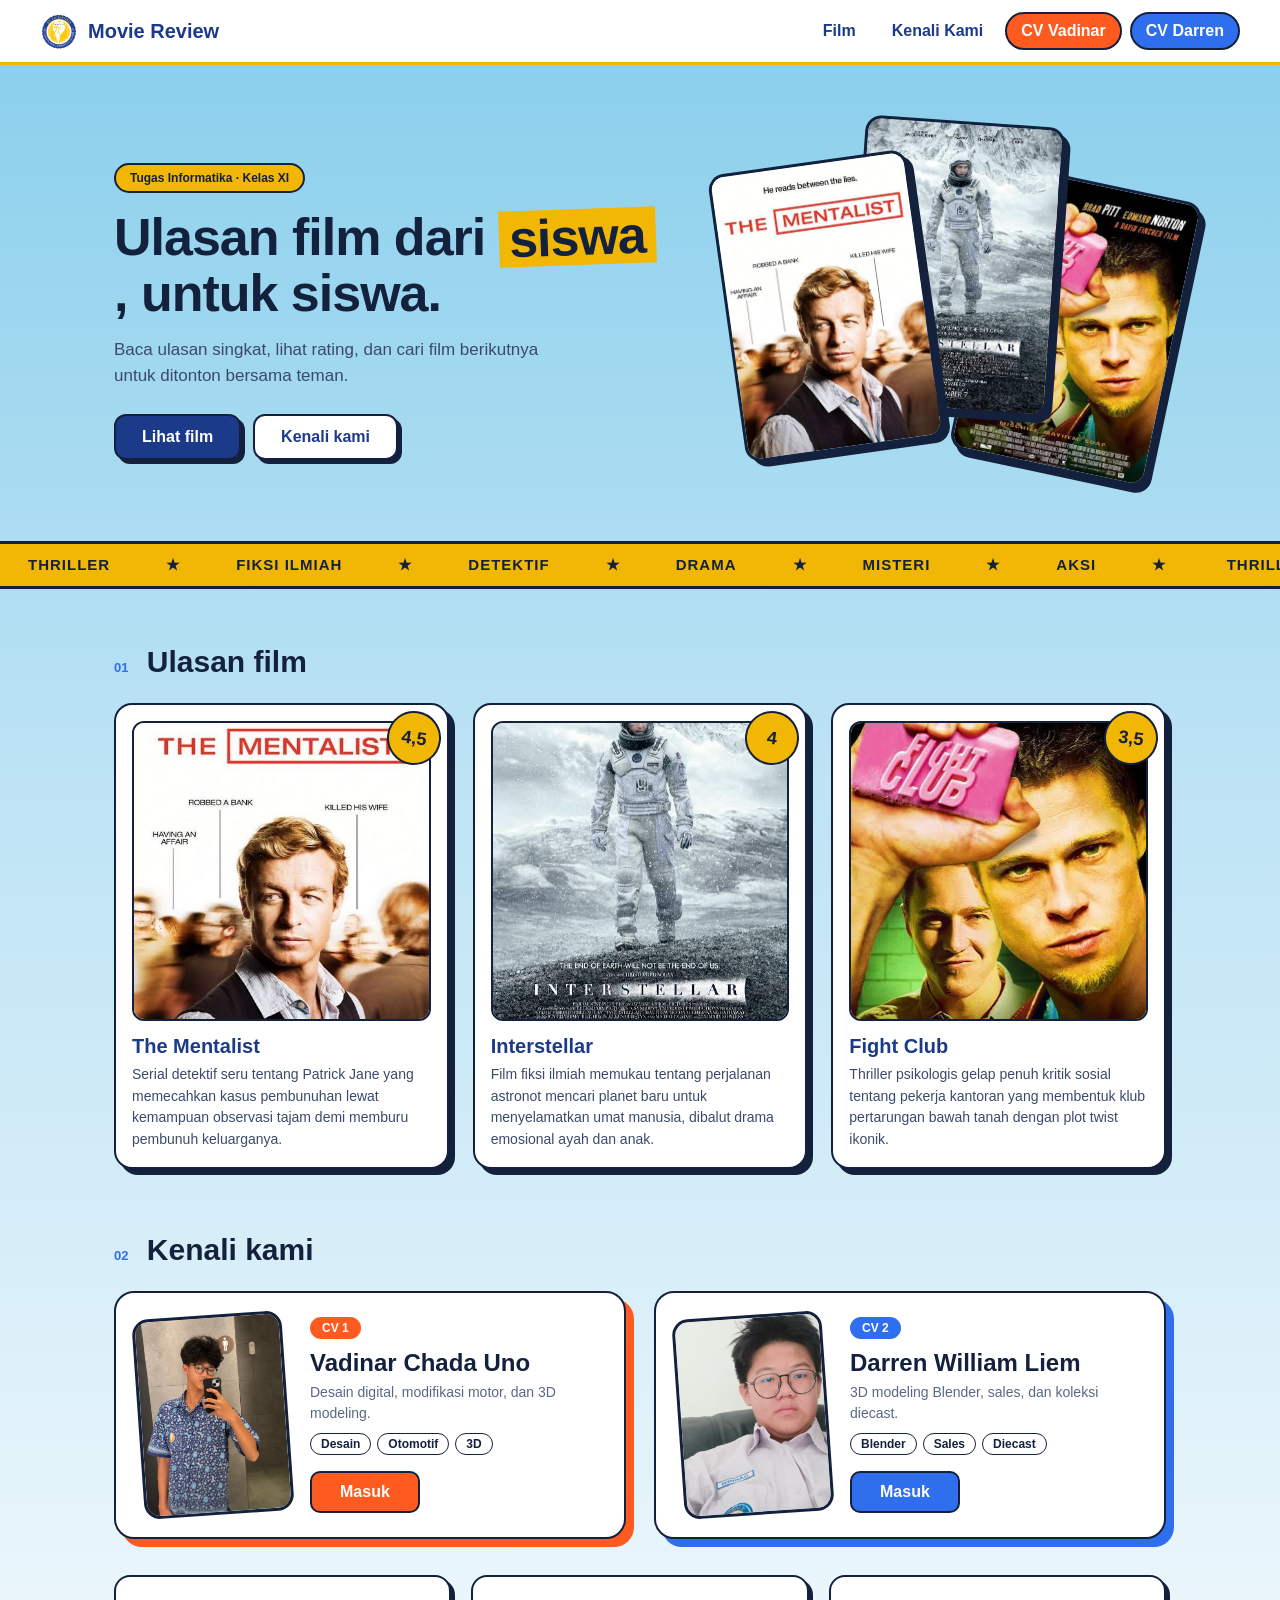
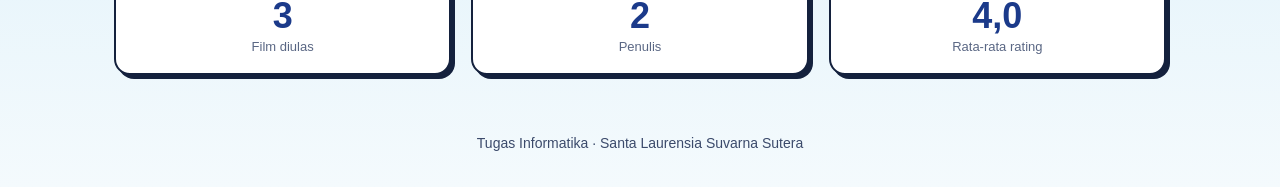
<file: index.html>
<!DOCTYPE html>
<html lang="id">
<head>
<meta charset="UTF-8">
<meta name="viewport" content="width=device-width, initial-scale=1">
<title>Movie Review - Tugas Informatika</title>
<link rel="icon" type="image/png" href="images/logo.png">
<link rel="stylesheet" href="style.css">
</head>
<body>
<header class="darren-vadinar-dv-atas">
  <a href="#" class="darren-vadinar-dv-merek"><img src="images/logo.png" alt="Logo sekolah"><span>Movie Review</span></a>
  <nav>
    <a href="#film">Film</a>
    <a href="#tim">Kenali Kami</a>
    <a href="cv1.html" class="darren-vadinar-dv-nav-cv">CV Vadinar</a>
    <a href="cv2.html" class="darren-vadinar-dv-nav-cv darren-vadinar-dv-biru-bg">CV Darren</a>
  </nav>
</header>

<section class="darren-vadinar-dv-hero">
  <div class="darren-vadinar-dv-hero-teks">
    <span class="darren-vadinar-dv-lencana">Tugas Informatika · Kelas XI</span>
    <h1>Ulasan film dari <span class="darren-vadinar-dv-sorot">siswa</span>, untuk siswa.</h1>
    <p>Baca ulasan singkat, lihat rating, dan cari film berikutnya untuk ditonton bersama teman.</p>
    <div class="darren-vadinar-dv-aksi">
      <a href="#film" class="darren-vadinar-dv-tombol">Lihat film</a>
      <a href="#tim" class="darren-vadinar-dv-tombol darren-vadinar-dv-tombol-putih">Kenali kami</a>
    </div>
  </div>
  <div class="darren-vadinar-dv-kolase">
    <img src="images/film3.jpg" alt="Fight Club" class="darren-vadinar-dv-poster darren-vadinar-dv-p3">
    <img src="images/film2.jpg" alt="Interstellar" class="darren-vadinar-dv-poster darren-vadinar-dv-p2">
    <img src="images/film1.jpg" alt="The Mentalist" class="darren-vadinar-dv-poster darren-vadinar-dv-p1">
  </div>
</section>

<div class="darren-vadinar-dv-pita">
  <div class="darren-vadinar-dv-pita-jalur">
    <span>Thriller</span><span>Fiksi ilmiah</span><span>Detektif</span><span>Drama</span><span>Misteri</span><span>Aksi</span>
    <span>Thriller</span><span>Fiksi ilmiah</span><span>Detektif</span><span>Drama</span><span>Misteri</span><span>Aksi</span>
  </div>
</div>

<main class="darren-vadinar-dv-isi">
  <section id="film">
    <h2 class="darren-vadinar-dv-judul"><small>01</small> Ulasan film</h2>
    <div class="darren-vadinar-dv-grid-film">
      <article class="darren-vadinar-dv-film">
        <div class="darren-vadinar-dv-film-gambar">
          <img src="images/film1.jpg" alt="The Mentalist">
          <span class="darren-vadinar-dv-skor">4,5</span>
        </div>
        <h3>The Mentalist</h3>
        <p>Serial detektif seru tentang Patrick Jane yang memecahkan kasus pembunuhan lewat kemampuan observasi tajam demi memburu pembunuh keluarganya.</p>
      </article>
      <article class="darren-vadinar-dv-film">
        <div class="darren-vadinar-dv-film-gambar">
          <img src="images/film2.jpg" alt="Interstellar">
          <span class="darren-vadinar-dv-skor">4</span>
        </div>
        <h3>Interstellar</h3>
        <p>Film fiksi ilmiah memukau tentang perjalanan astronot mencari planet baru untuk menyelamatkan umat manusia, dibalut drama emosional ayah dan anak.</p>
      </article>
      <article class="darren-vadinar-dv-film">
        <div class="darren-vadinar-dv-film-gambar">
          <img src="images/film3.jpg" alt="Fight Club">
          <span class="darren-vadinar-dv-skor">3,5</span>
        </div>
        <h3>Fight Club</h3>
        <p>Thriller psikologis gelap penuh kritik sosial tentang pekerja kantoran yang membentuk klub pertarungan bawah tanah dengan plot twist ikonik.</p>
      </article>
    </div>
  </section>

  <section id="tim">
    <h2 class="darren-vadinar-dv-judul"><small>02</small> Kenali kami</h2>
    <div class="darren-vadinar-dv-grid-tim">
      <a href="cv1.html" class="darren-vadinar-dv-profil darren-vadinar-dv-oranye">
        <img src="images/foto-vadinar.jpg" alt="Foto Vadinar Chada Uno" class="darren-vadinar-dv-profil-foto">
        <div>
          <span class="darren-vadinar-dv-label">CV 1</span>
          <h3>Vadinar Chada Uno</h3>
          <p>Desain digital, modifikasi motor, dan 3D modeling.</p>
          <span class="darren-vadinar-dv-chip">Desain</span><span class="darren-vadinar-dv-chip">Otomotif</span><span class="darren-vadinar-dv-chip">3D</span>
          <span class="darren-vadinar-dv-masuk">Masuk</span>
        </div>
      </a>
      <a href="cv2.html" class="darren-vadinar-dv-profil darren-vadinar-dv-biru">
        <img src="images/foto-darren.jpg" alt="Foto Darren William Liem" class="darren-vadinar-dv-profil-foto">
        <div>
          <span class="darren-vadinar-dv-label">CV 2</span>
          <h3>Darren William Liem</h3>
          <p>3D modeling Blender, sales, dan koleksi diecast.</p>
          <span class="darren-vadinar-dv-chip">Blender</span><span class="darren-vadinar-dv-chip">Sales</span><span class="darren-vadinar-dv-chip">Diecast</span>
          <span class="darren-vadinar-dv-masuk">Masuk</span>
        </div>
      </a>
    </div>

    <div class="darren-vadinar-dv-statistik">
      <div><strong>3</strong><span>Film diulas</span></div>
      <div><strong>2</strong><span>Penulis</span></div>
      <div><strong>4,0</strong><span>Rata-rata rating</span></div>
    </div>
  </section>
</main>

<footer class="darren-vadinar-dv-kaki">Tugas Informatika · Santa Laurensia Suvarna Sutera</footer>
</body>
</html>
</file>
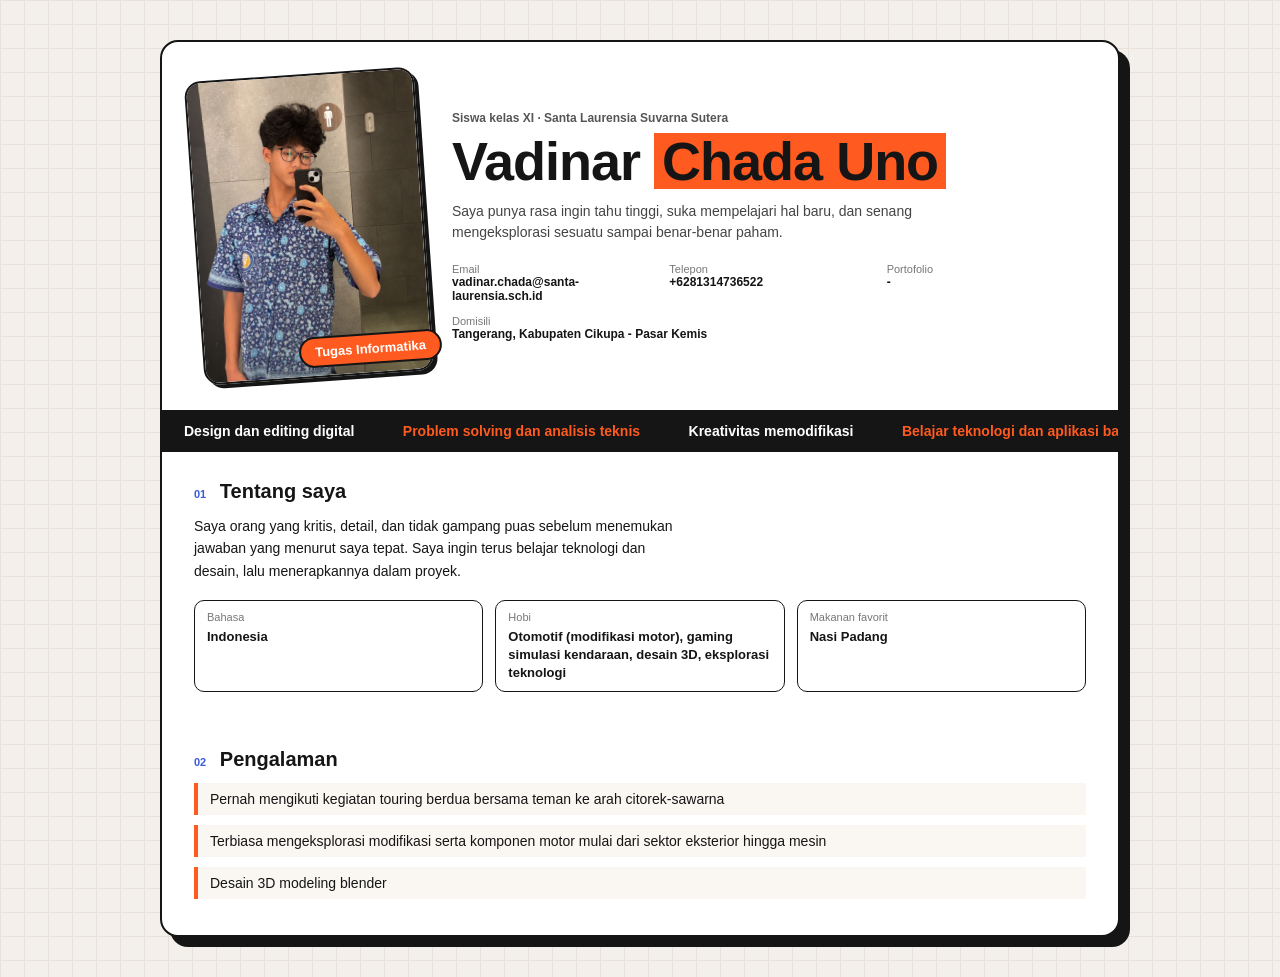
<file: cv1.html>
<!DOCTYPE html>
<html lang="id">
<head>
<meta charset="UTF-8">
<meta name="viewport" content="width=device-width, initial-scale=1">
<title>CV Vadinar Chada Uno - Tugas Informatika</title>
<link rel="icon" type="image/png" href="gambar/logo.png">
<link rel="stylesheet" href="cv1.css">
</head>
<body>
<main class="vadinar-kartu">
  <header class="vadinar-kepala">
    <div class="vadinar-foto-wrap">
      <a href="cv2.html" class="vadinar-foto-link" title="Lihat CV siswa 2">
        <img src="images/foto-vadinar.jpg" alt="Foto Vadinar Chada Uno">
      </a>
      <a href="index.html" class="vadinar-label-tugas">Tugas Informatika</a>
    </div>

    <div class="vadinar-identitas">
      <p class="vadinar-sekolah">Siswa kelas XI · Santa Laurensia Suvarna Sutera</p>
      <h1>Vadinar <span class="vadinar-sorot">Chada Uno</span></h1>
      <p class="vadinar-ringkas">Saya punya rasa ingin tahu tinggi, suka mempelajari hal baru, dan senang mengeksplorasi sesuatu sampai benar-benar paham.</p>

      <dl class="vadinar-kontak">
        <div><dt>Email</dt><dd>vadinar.chada@santa-laurensia.sch.id</dd></div>
        <div><dt>Telepon</dt><dd>+6281314736522</dd></div>
        <div><dt>Portofolio</dt><dd>-</dd></div>
        <div class="vadinar-lebar"><dt>Domisili</dt><dd>Tangerang, Kabupaten Cikupa - Pasar Kemis</dd></div>
      </dl>
    </div>
  </header>

  <div class="vadinar-strip">
    <div class="vadinar-jalur">
      <span>Design dan editing digital</span>
      <span class="vadinar-warna">Problem solving dan analisis teknis</span>
      <span>Kreativitas memodifikasi</span>
      <span class="vadinar-warna">Belajar teknologi dan aplikasi baru</span>
      <span>Design dan editing digital</span>
      <span class="vadinar-warna">Problem solving dan analisis teknis</span>
      <span>Kreativitas memodifikasi</span>
      <span class="vadinar-warna">Belajar teknologi dan aplikasi baru</span>
    </div>
  </div>

  <section class="vadinar-bagian">
    <h2><small>01</small> Tentang saya</h2>
    <p class="vadinar-tentang">Saya orang yang kritis, detail, dan tidak gampang puas sebelum menemukan jawaban yang menurut saya tepat. Saya ingin terus belajar teknologi dan desain, lalu menerapkannya dalam proyek.</p>

    <div class="vadinar-info">
      <div><span>Bahasa</span><strong>Indonesia</strong></div>
      <div><span>Hobi</span><strong>Otomotif (modifikasi motor), gaming simulasi kendaraan, desain 3D, eksplorasi teknologi</strong></div>
      <div><span>Makanan favorit</span><strong>Nasi Padang</strong></div>
    </div>
  </section>

  <section class="vadinar-bagian">
    <h2><small>02</small> Pengalaman</h2>
    <ul class="vadinar-pengalaman">
      <li>Pernah mengikuti kegiatan touring berdua bersama teman ke arah citorek-sawarna</li>
      <li>Terbiasa mengeksplorasi modifikasi serta komponen motor mulai dari sektor eksterior hingga mesin</li>
      <li>Desain 3D modeling blender</li>
    </ul>
  </section>
</main>
</body>
</html>
</file>
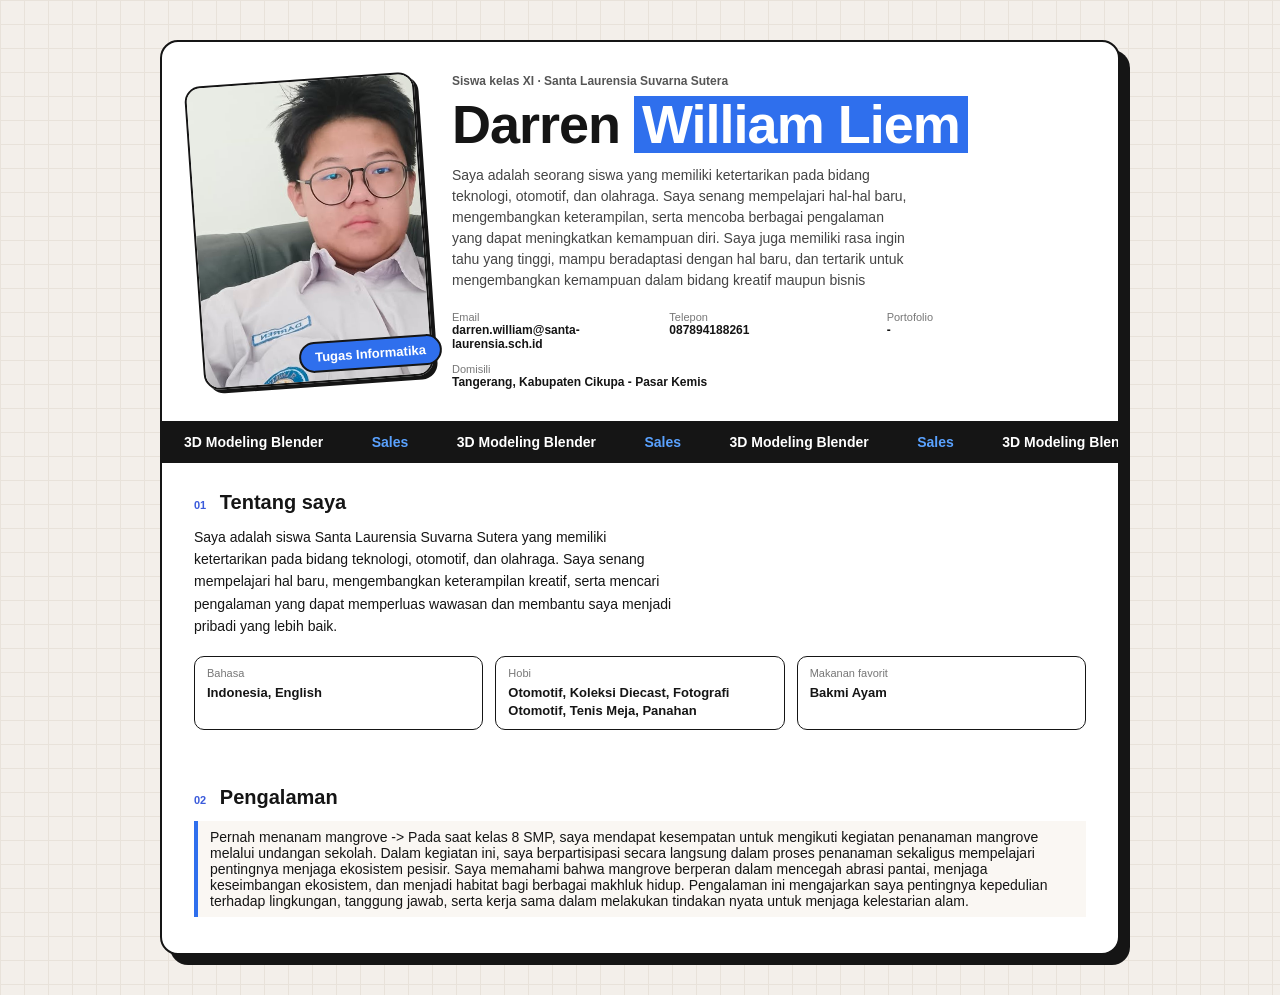
<file: cv2.html>
<!DOCTYPE html>
<html lang="id">
<head>
<meta charset="UTF-8">
<meta name="viewport" content="width=device-width, initial-scale=1">
<title>CV Darren William Liem - Tugas Informatika</title>
<link rel="icon" type="image/png" href="gambar/logo.png">
<link rel="stylesheet" href="cv2.css">
</head>
<body>
<main class="darren-kartu">
  <header class="darren-kepala">
    <div class="foto-wrap">
      <a href="cv1.html" class="darren-foto-link" title="Lihat CV siswa 1">
        <img src="images/foto-darren.jpg" alt="Foto Darren William Liem">
      </a>
      <a href="index.html" class="darren-label-tugas">Tugas Informatika</a>
    </div>

    <div class="darren-identitas">
      <p class="darren-sekolah">Siswa kelas XI · Santa Laurensia Suvarna Sutera</p>
      <h1>Darren <span class="darren-sorot">William Liem</span></h1>
      <p class="darren-ringkas">Saya adalah seorang siswa yang memiliki ketertarikan pada bidang teknologi, otomotif, dan olahraga. Saya senang mempelajari hal-hal baru, mengembangkan keterampilan, serta mencoba berbagai pengalaman yang dapat meningkatkan kemampuan diri. Saya juga memiliki rasa ingin tahu yang tinggi, mampu beradaptasi dengan hal baru, dan tertarik untuk mengembangkan kemampuan dalam bidang kreatif maupun bisnis</p>

      <dl class="darren-kontak">
        <div><dt>Email</dt><dd>darren.william@santa-laurensia.sch.id</dd></div>
        <div><dt>Telepon</dt><dd>087894188261</dd></div>
        <div><dt>Portofolio</dt><dd>-</dd></div>
        <div class="darren-lebar"><dt>Domisili</dt><dd>Tangerang, Kabupaten Cikupa - Pasar Kemis</dd></div>
      </dl>
    </div>
  </header>

  <div class="darren-strip">
    <div class="darren-jalur">
      <span>3D Modeling Blender</span>
      <span class="darren-warna">Sales</span>
      <span>3D Modeling Blender</span>
      <span class="darren-warna">Sales</span>
      <span>3D Modeling Blender</span>
      <span class="darren-warna">Sales</span>
      <span>3D Modeling Blender</span>
      <span class="darren-warna">Sales</span>
      <span>3D Modeling Blender</span>
      <span class="darren-warna">Sales</span>
      <span>3D Modeling Blender</span>
      <span class="darren-warna">Sales</span>
      <span>3D Modeling Blender</span>
      <span class="darren-warna">Sales</span>
      <span>3D Modeling Blender</span>
      <span class="darren-warna">Sales</span>
    </div>
  </div>

  <section class="darren-bagian">
    <h2><small>01</small> Tentang saya</h2>
    <p class="darren-tentang">Saya adalah siswa Santa Laurensia Suvarna Sutera yang memiliki ketertarikan pada bidang teknologi, otomotif, dan olahraga. Saya senang mempelajari hal baru, mengembangkan keterampilan kreatif, serta mencari pengalaman yang dapat memperluas wawasan dan membantu saya menjadi pribadi yang lebih baik.</p>

    <div class="darren-info">
      <div><span>Bahasa</span><strong>Indonesia, English</strong></div>
      <div><span>Hobi</span><strong>Otomotif, Koleksi Diecast, Fotografi Otomotif, Tenis Meja, Panahan </strong></div>
      <div><span>Makanan favorit</span><strong>Bakmi Ayam</strong></div>
    </div>
  </section>

  <section class="darren-bagian">
    <h2><small>02</small> Pengalaman</h2>
    <ul class="darren-pengalaman">
      <li>Pernah menanam mangrove -> Pada saat kelas 8 SMP, saya mendapat kesempatan untuk mengikuti kegiatan penanaman mangrove melalui undangan sekolah. Dalam kegiatan ini, saya berpartisipasi secara langsung dalam proses penanaman sekaligus mempelajari pentingnya menjaga ekosistem pesisir. Saya memahami bahwa mangrove berperan dalam mencegah abrasi pantai, menjaga keseimbangan ekosistem, dan menjadi habitat bagi berbagai makhluk hidup. Pengalaman ini mengajarkan saya pentingnya kepedulian terhadap lingkungan, tanggung jawab, serta kerja sama dalam melakukan tindakan nyata untuk menjaga kelestarian alam.</li>
    </ul>
  </section>
</main>
</body>
</html>
</file>
<file: style.css>
* { box-sizing: border-box; margin: 0; padding: 0; }
html { scroll-behavior: smooth; }

body {
  font-family: "Segoe UI", Arial, sans-serif;
  color: #14213d;
  background: linear-gradient(180deg, #87ceeb 0%, #bfe4f5 45%, #f4fafd 100%);
  min-height: 100vh;
}

.darren-vadinar-dv-atas {
  position: sticky; top: 0; z-index: 10;
  display: flex; justify-content: space-between; align-items: center;
  padding: 12px 40px; background: #ffffff; border-bottom: 3px solid #f2b705;
}
.darren-vadinar-dv-merek { display: flex; align-items: center; gap: 10px; text-decoration: none; color: #1b3a8a; font-weight: 800; font-size: 20px; }
.darren-vadinar-dv-merek img { width: 38px; height: 38px; object-fit: contain; }
.darren-vadinar-dv-atas nav { display: flex; align-items: center; gap: 8px; }
.darren-vadinar-dv-atas nav a { text-decoration: none; color: #1b3a8a; font-weight: 600; padding: 8px 14px; border-radius: 999px; }
.darren-vadinar-dv-atas nav a:hover { background: #eaf3fb; }
.darren-vadinar-dv-atas nav .darren-vadinar-dv-nav-cv { background: #ff5a1f; color: #ffffff; border: 2px solid #14213d; }
.darren-vadinar-dv-atas nav .darren-vadinar-dv-nav-cv:hover { background: #e24a12; }
.darren-vadinar-dv-atas nav .darren-vadinar-dv-biru-bg { background: #2f6fed; }
.darren-vadinar-dv-atas nav .darren-vadinar-dv-biru-bg:hover { background: #1f55c4; }

.darren-vadinar-dv-hero {
  max-width: 1100px; margin: 0 auto; padding: 56px 24px 40px;
  display: grid; grid-template-columns: 1.2fr 1fr; gap: 40px; align-items: center;
}
.darren-vadinar-dv-lencana { display: inline-block; background: #f2b705; color: #14213d; font-weight: 700; font-size: 12px; padding: 6px 14px; border-radius: 999px; border: 2px solid #14213d; }
.darren-vadinar-dv-hero h1 { font-size: 52px; line-height: 1.08; margin: 16px 0; letter-spacing: -1px; color: #14213d; }
.darren-vadinar-dv-sorot { background: #f2b705; padding: 0 10px; display: inline-block; transform: rotate(-2deg); }
.darren-vadinar-dv-hero p { font-size: 17px; color: #3b4a6b; max-width: 460px; line-height: 1.55; }
.darren-vadinar-dv-aksi { display: flex; gap: 12px; margin-top: 24px; flex-wrap: wrap; }
.darren-vadinar-dv-tombol {
  text-decoration: none; background: #1b3a8a; color: #ffffff; font-weight: 700;
  padding: 12px 26px; border-radius: 12px; border: 2px solid #14213d; box-shadow: 4px 4px 0 #14213d;
  transition: transform 0.15s ease, box-shadow 0.15s ease;
}
.darren-vadinar-dv-tombol:hover { transform: translate(-2px, -2px); box-shadow: 6px 6px 0 #14213d; }
.darren-vadinar-dv-tombol-putih { background: #ffffff; color: #1b3a8a; }

.darren-vadinar-dv-kolase { position: relative; height: 380px; }
.darren-vadinar-dv-poster { position: absolute; width: 200px; height: 290px; object-fit: cover; border-radius: 16px; border: 3px solid #14213d; box-shadow: 6px 6px 0 #14213d; background: #dbe7f3; transition: transform 0.25s ease; }
.darren-vadinar-dv-p1 { left: 20px; top: 40px; transform: rotate(-8deg); z-index: 3; }
.darren-vadinar-dv-p2 { left: 150px; top: 0; transform: rotate(4deg); z-index: 2; }
.darren-vadinar-dv-p3 { left: 270px; top: 60px; transform: rotate(12deg); z-index: 1; }
.darren-vadinar-dv-poster:hover { transform: rotate(0deg) scale(1.06); z-index: 5; }

.darren-vadinar-dv-pita { background: #f2b705; border-top: 3px solid #14213d; border-bottom: 3px solid #14213d; overflow: hidden; white-space: nowrap; padding: 12px 0; }
.darren-vadinar-dv-pita-jalur { display: inline-block; animation: geser 30s linear infinite; }
.darren-vadinar-dv-pita-jalur span { display: inline-block; margin: 0 28px; font-weight: 800; font-size: 15px; color: #14213d; text-transform: uppercase; letter-spacing: 1px; }
.darren-vadinar-dv-pita-jalur span::after { content: "★"; margin-left: 56px; }
@keyframes geser { from { transform: translateX(0); } to { transform: translateX(-50%); } }

.darren-vadinar-dv-isi { max-width: 1100px; margin: 0 auto; padding: 56px 24px 24px; }
.darren-vadinar-dv-judul { font-size: 30px; color: #14213d; margin-bottom: 24px; }
.darren-vadinar-dv-judul small { font-size: 13px; color: #2f6fed; margin-right: 10px; }

.darren-vadinar-dv-grid-film { display: grid; grid-template-columns: repeat(3, 1fr); gap: 24px; margin-bottom: 64px; }
.darren-vadinar-dv-film { background: #ffffff; border: 2px solid #14213d; border-radius: 18px; padding: 16px; box-shadow: 6px 6px 0 #14213d; transition: transform 0.2s ease; }
.darren-vadinar-dv-film:hover { transform: translateY(-6px); }
.darren-vadinar-dv-film-gambar { position: relative; margin-bottom: 14px; }
.darren-vadinar-dv-film-gambar img { display: block; width: 100%; height: 300px; object-fit: cover; border-radius: 12px; border: 2px solid #14213d; background: #dbe7f3; }
.darren-vadinar-dv-skor {
  position: absolute; right: -10px; top: -10px; width: 54px; height: 54px; border-radius: 50%;
  display: flex; align-items: center; justify-content: center;
  background: #f2b705; border: 2px solid #14213d; font-weight: 800; font-size: 18px; transform: rotate(8deg);
}
.darren-vadinar-dv-film h3 { font-size: 20px; color: #1b3a8a; margin-bottom: 6px; }
.darren-vadinar-dv-film p { font-size: 14px; line-height: 1.55; color: #3b4a6b; }

.darren-vadinar-dv-grid-tim { display: grid; grid-template-columns: repeat(2, 1fr); gap: 28px; margin-bottom: 36px; }
.darren-vadinar-dv-profil {
  --aksen: #1b3a8a;
  display: flex; gap: 22px; align-items: center; text-decoration: none; color: #14213d;
  background: #ffffff; border: 2px solid #14213d; border-radius: 20px; padding: 22px;
  box-shadow: 8px 8px 0 var(--aksen); transition: transform 0.2s ease, box-shadow 0.2s ease;
}
.darren-vadinar-dv-profil:hover { transform: translate(-3px, -3px); box-shadow: 11px 11px 0 var(--aksen); }
.darren-vadinar-dv-oranye { --aksen: #ff5a1f; }
.darren-vadinar-dv-biru { --aksen: #2f6fed; }
.darren-vadinar-dv-profil-foto { width: 150px; height: 200px; flex-shrink: 0; object-fit: cover; object-position: top; border-radius: 16px; border: 3px solid #14213d; background: #dbe7f3; transform: rotate(-4deg); }
.darren-vadinar-dv-label { display: inline-block; background: var(--aksen); color: #ffffff; font-size: 12px; font-weight: 700; padding: 4px 12px; border-radius: 999px; }
.darren-vadinar-dv-profil h3 { font-size: 24px; margin: 10px 0 6px; line-height: 1.15; }
.darren-vadinar-dv-profil p { font-size: 14px; color: #5a6784; line-height: 1.45; margin-bottom: 10px; }
.darren-vadinar-dv-chip { display: inline-block; font-size: 12px; font-weight: 600; padding: 3px 10px; margin: 0 6px 6px 0; border: 1.5px solid #14213d; border-radius: 999px; }
.darren-vadinar-dv-masuk { display: block; width: fit-content; margin-top: 10px; background: var(--aksen); color: #ffffff; font-weight: 700; padding: 10px 28px; border-radius: 10px; border: 2px solid #14213d; }

.darren-vadinar-dv-statistik { display: grid; grid-template-columns: repeat(3, 1fr); gap: 20px; }
.darren-vadinar-dv-statistik div { background: #ffffff; border: 2px solid #14213d; border-radius: 16px; padding: 18px; text-align: center; box-shadow: 4px 4px 0 #14213d; }
.darren-vadinar-dv-statistik strong { display: block; font-size: 36px; color: #1b3a8a; }
.darren-vadinar-dv-statistik span { font-size: 13px; color: #5a6784; }

.darren-vadinar-dv-kaki { text-align: center; padding: 36px 20px; color: #3b4a6b; font-size: 14px; }

@media (max-width: 900px) {
  .darren-vadinar-dv-hero { grid-template-columns: 1fr; }
  .darren-vadinar-dv-kolase { display: none; }
  .darren-vadinar-dv-hero h1 { font-size: 38px; }
  .darren-vadinar-dv-grid-film, .darren-vadinar-dv-grid-tim, .darren-vadinar-dv-statistik { grid-template-columns: 1fr; }
  .darren-vadinar-dv-atas { padding: 12px 18px; flex-wrap: wrap; gap: 8px; }
  .darren-vadinar-dv-profil { flex-direction: column; align-items: flex-start; }
}
</file>
<file: cv1.css>
* { box-sizing: border-box; margin: 0; padding: 0; }

body {
  font-family: "Segoe UI", Arial, sans-serif;
  color: #151515;
  background-color: #f3efea;
  background-image:
    linear-gradient(#e8e2da 1px, transparent 1px),
    linear-gradient(90deg, #e8e2da 1px, transparent 1px);
  background-size: 24px 24px;
  padding: 40px 20px;
}

.vadinar-kartu {
  max-width: 960px;
  margin: 0 auto;
  background: #ffffff;
  border: 2px solid #151515;
  border-radius: 18px;
  box-shadow: 10px 10px 0 #151515;
  overflow: hidden;
}

.vadinar-kepala { display: flex; gap: 28px; padding: 32px; align-items: center; }

.vadinar-foto-wrap { position: relative; flex-shrink: 0; width: 230px; }
.vadinar-foto-link { display: block; transform: rotate(-4deg); border: 2px solid #151515; border-radius: 16px; overflow: hidden; box-shadow: 4px 4px 0 #151515; }
.vadinar-foto-link img { display: block; width: 100%; height: 300px; object-fit: cover; }
.vadinar-label-tugas {
  position: absolute; right: -18px; bottom: 14px;
  background: #ff5a1f; color: #ffffff;
  border: 2px solid #151515; border-radius: 999px;
  padding: 6px 14px; font-weight: 700; font-size: 13px;
  text-decoration: none; transform: rotate(-4deg);
}
.vadinar-label-tugas:hover { background: #e24a12; }

.vadinar-sekolah { font-size: 12px; font-weight: 600; color: #555555; }
h1 { font-family: "Arial Black", "Segoe UI", sans-serif; font-size: 54px; line-height: 1.05; margin: 8px 0 12px; letter-spacing: -1px; }
h1 span { background: #ff5a1f; color: #151515; padding: 0 8px; display: inline-block; }
.vadinar-ringkas { font-size: 14px; color: #444444; max-width: 460px; line-height: 1.5; }

.vadinar-kontak { display: grid; grid-template-columns: repeat(3, 1fr); gap: 12px 18px; margin-top: 20px; }
.vadinar-kontak dt { font-size: 11px; color: #777777; }
.vadinar-kontak dd { font-size: 12px; font-weight: 700; word-break: break-word; }
.vadinar-kontak div:last-child { grid-column: 1 / -1; }

.vadinar-strip { background: #151515; overflow: hidden; white-space: nowrap; padding: 12px 0; }
.vadinar-jalur { display: inline-block; animation: geser 28s linear infinite; }
.vadinar-jalur span { display: inline-block; margin: 0 22px; font-weight: 800; font-size: 14px; color: #ffffff; }
.vadinar-jalur span:nth-child(even) { color: #ff5a1f; }
@keyframes geser { from { transform: translateX(0); } to { transform: translateX(-50%); } }

.vadinar-bagian { padding: 28px 32px 8px; }
.vadinar-bagian h2 { font-size: 20px; margin-bottom: 12px; }
.vadinar-bagian h2 small { font-size: 11px; color: #3b5bdb; margin-right: 8px; }
.vadinar-tentang { font-size: 14px; line-height: 1.6; max-width: 480px; margin-bottom: 18px; }

.vadinar-info { display: grid; grid-template-columns: repeat(3, 1fr); gap: 12px; margin-bottom: 20px; }
.vadinar-info div { border: 1.5px solid #151515; border-radius: 10px; padding: 10px 12px; }
.vadinar-info span { display: block; font-size: 11px; color: #777777; margin-bottom: 4px; }
.vadinar-info strong { font-size: 13px; }

.vadinar-pengalaman { list-style: none; display: grid; gap: 10px; padding-bottom: 28px; }
.vadinar-pengalaman li { border-left: 4px solid #ff5a1f; padding: 8px 12px; background: #faf7f3; font-size: 14px; }

@media (max-width: 720px) {
  .vadinar-kepala { flex-direction: column; align-items: flex-start; }
  .vadinar-kontak, .vadinar-info { grid-template-columns: 1fr; }
  h1 { font-size: 38px; }
}
</file>
<file: cv2.css>
* { box-sizing: border-box; margin: 0; padding: 0; }

body {
  font-family: "Segoe UI", Arial, sans-serif;
  color: #151515;
  background-color: #f3efea;
  background-image:
    linear-gradient(#e8e2da 1px, transparent 1px),
    linear-gradient(90deg, #e8e2da 1px, transparent 1px);
  background-size: 24px 24px;
  padding: 40px 20px;
}

.darren-kartu {
  max-width: 960px;
  margin: 0 auto;
  background: #ffffff;
  border: 2px solid #151515;
  border-radius: 18px;
  box-shadow: 10px 10px 0 #151515;
  overflow: hidden;
}

.darren-kepala { display: flex; gap: 28px; padding: 32px; align-items: center; }

.darren-kepala > :first-child { position: relative; flex-shrink: 0; width: 230px; }
.darren-kepala > :first-child > a:first-child { display: block; transform: rotate(-4deg); border: 2px solid #151515; border-radius: 16px; overflow: hidden; box-shadow: 4px 4px 0 #151515; }
.darren-kepala > :first-child img { display: block; width: 100%; height: 300px; object-fit: cover; }
.darren-kepala > :first-child > a:last-child {
  position: absolute; right: -18px; bottom: 14px;
  background: #2f6fed; color: #ffffff;
  border: 2px solid #151515; border-radius: 999px;
  padding: 6px 14px; font-weight: 700; font-size: 13px;
  text-decoration: none; transform: rotate(-4deg);
}
.darren-kepala > :first-child > a:last-child:hover { background: #1f55c4; }

.darren-sekolah { font-size: 12px; font-weight: 600; color: #555555; }
h1 { font-family: "Arial Black", "Segoe UI", sans-serif; font-size: 54px; line-height: 1.05; margin: 8px 0 12px; letter-spacing: -1px; }
h1 span { background: #2f6fed; color: #ffffff; padding: 0 8px; display: inline-block; }
.darren-ringkas { font-size: 14px; color: #444444; max-width: 460px; line-height: 1.5; }

.darren-kontak { display: grid; grid-template-columns: repeat(3, 1fr); gap: 12px 18px; margin-top: 20px; }
.darren-kontak dt { font-size: 11px; color: #777777; }
.darren-kontak dd { font-size: 12px; font-weight: 700; word-break: break-word; }
.darren-kontak div:last-child { grid-column: 1 / -1; }

.darren-strip { background: #151515; overflow: hidden; white-space: nowrap; padding: 12px 0; }
.darren-jalur { display: inline-block; animation: geser 28s linear infinite; }
.darren-jalur span { display: inline-block; margin: 0 22px; font-weight: 800; font-size: 14px; color: #ffffff; }
.darren-jalur span:nth-child(even) { color: #5aa2ff; }
@keyframes geser { from { transform: translateX(0); } to { transform: translateX(-50%); } }

.darren-bagian { padding: 28px 32px 8px; }
.darren-bagian h2 { font-size: 20px; margin-bottom: 12px; }
.darren-bagian h2 small { font-size: 11px; color: #3b5bdb; margin-right: 8px; }
.darren-tentang { font-size: 14px; line-height: 1.6; max-width: 480px; margin-bottom: 18px; }

.darren-info { display: grid; grid-template-columns: repeat(3, 1fr); gap: 12px; margin-bottom: 20px; }
.darren-info div { border: 1.5px solid #151515; border-radius: 10px; padding: 10px 12px; }
.darren-info span { display: block; font-size: 11px; color: #777777; margin-bottom: 4px; }
.darren-info strong { font-size: 13px; }

.darren-pengalaman { list-style: none; display: grid; gap: 10px; padding-bottom: 28px; }
.darren-pengalaman li { border-left: 4px solid #2f6fed; padding: 8px 12px; background: #faf7f3; font-size: 14px; }

@media (max-width: 720px) {
  .darren-kepala { flex-direction: column; align-items: flex-start; }
  .darren-kontak, .darren-info { grid-template-columns: 1fr; }
  h1 { font-size: 38px; }
}
</file>
